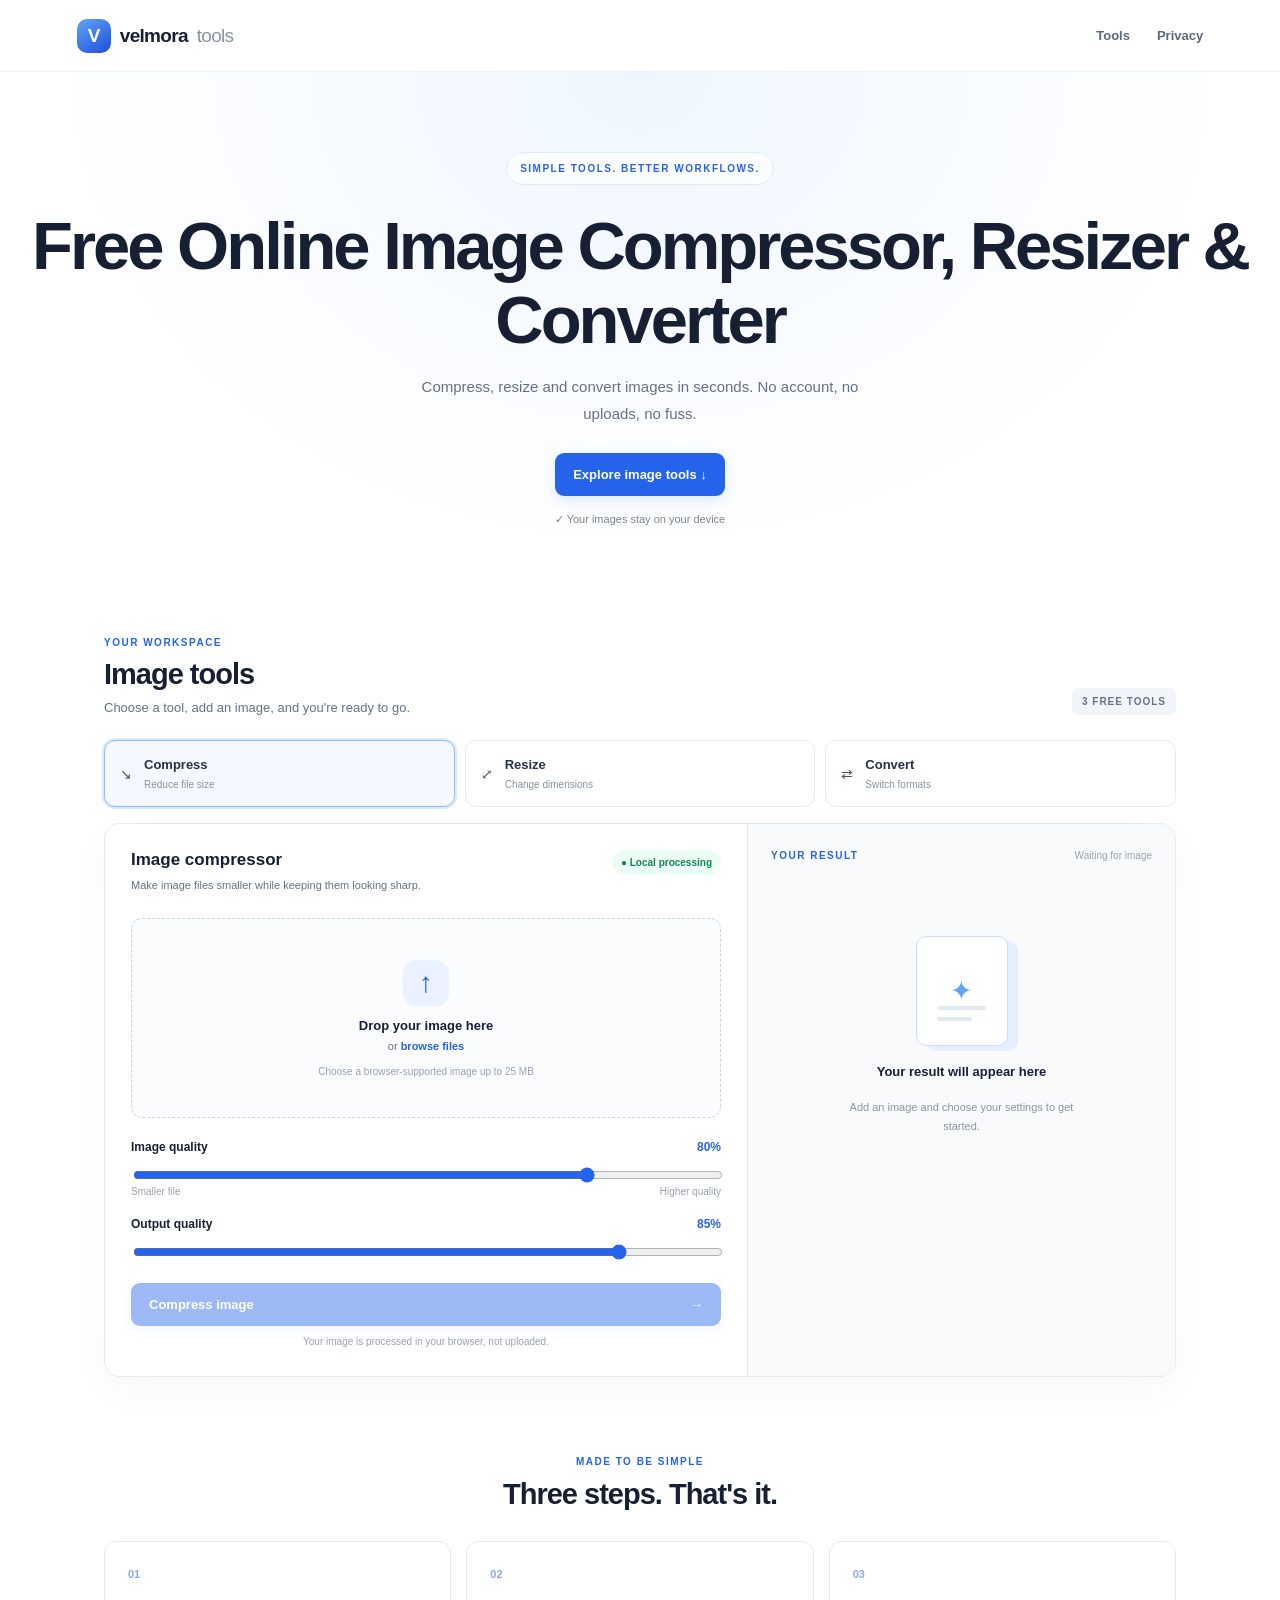
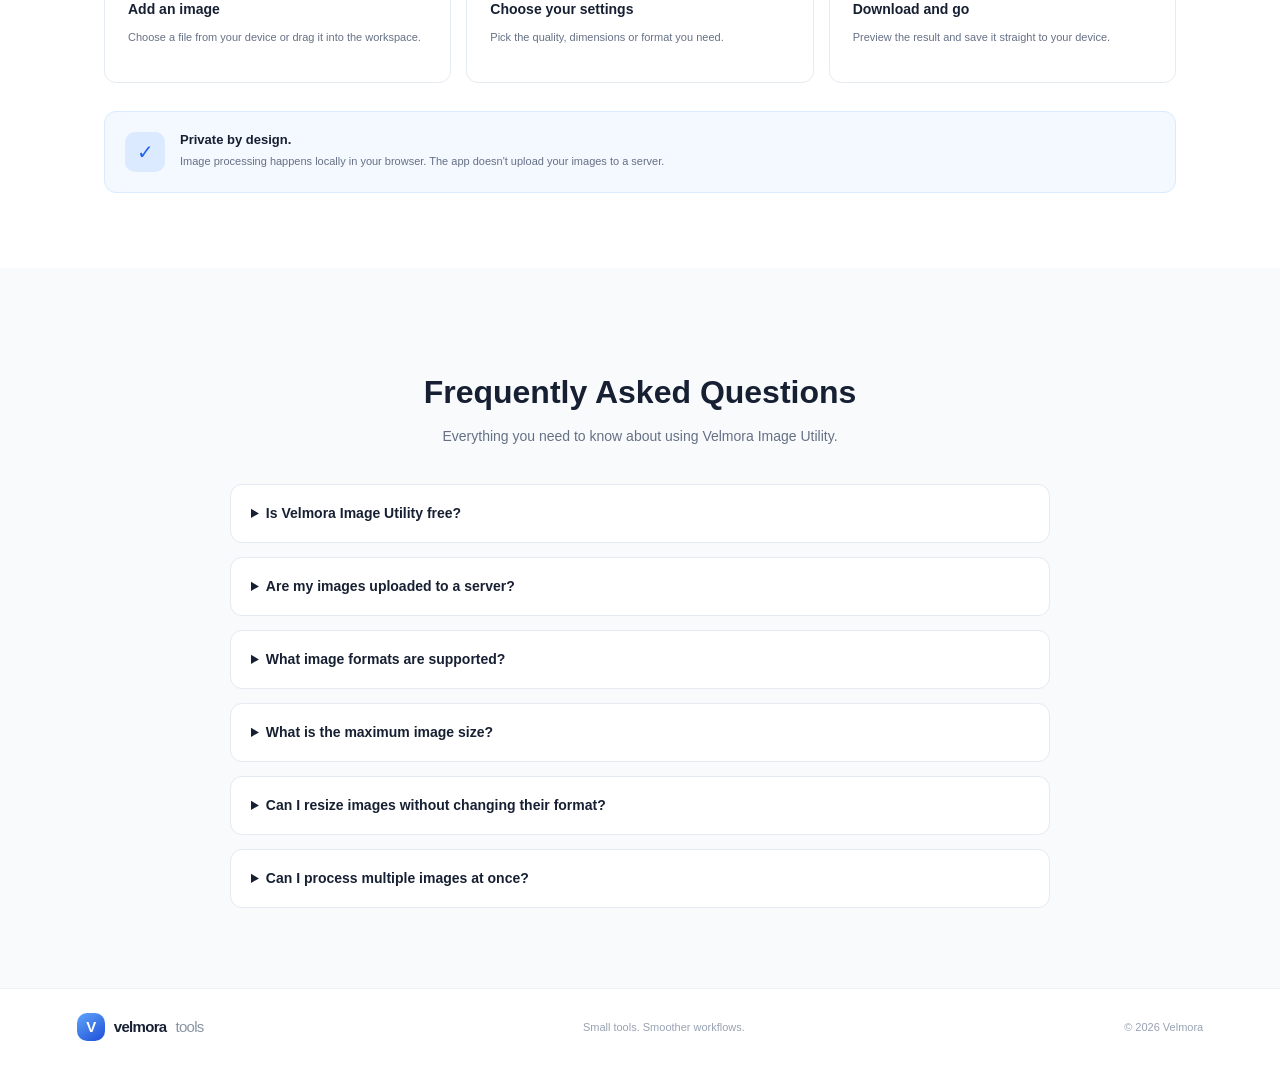
<file: index.html>
<!DOCTYPE html>
<html lang="en">

<head>
  <meta charset="UTF-8">
  <meta name="viewport" content="width=device-width, initial-scale=1">
  <meta name="theme-color" content="#2563eb">

  <title>Free Online Image Compressor, Resizer & Converter | Velmora</title>

  <meta name="description" content="Compress images, resize photos, and convert image formats online for free. Process images privately in your browser without uploading them.">
  <meta name="google-site-verification" content="sod6nLJSfqBMqs_SpJm3IS4MJi5MIHDTbhIAiJ_wtAE">

  <link rel="canonical" href="https://velmora-image-utility.testiunn6.workers.dev/">
  <link rel="stylesheet" href="styles.css">
  <link rel="icon" type="image/jpeg" href="favicon.jpg">

  <meta property="og:type" content="website">
  <meta property="og:site_name" content="Velmora">
  <meta property="og:title" content="Free Online Image Compressor, Resizer & Converter | Velmora">
  <meta property="og:description" content="Compress, resize and convert images online for free. Private, browser-based image processing.">
  <meta property="og:url" content="https://velmora-image-utility.testiunn6.workers.dev/">

  <meta name="twitter:card" content="summary">
  <meta name="twitter:title" content="Free Online Image Compressor, Resizer & Converter | Velmora">
  <meta name="twitter:description" content="Compress, resize and convert images privately in your browser for free.">
<meta property="og:image" content="https://velmora-image-utility.testiunn6.workers.dev/og-image.png">
<meta name="twitter:image" content="https://velmora-image-utility.testiunn6.workers.dev/og-image.png">

  <script src="app.js" defer></script>
  
  <script type="application/ld+json">
{
  "@context": "https://schema.org",
  "@type": "WebPage",
  "name": "Velmora Image Utility",
  "mainEntity": {
    "@type": "FAQPage",
    "mainEntity": [
      {
        "@type": "Question",
        "name": "Is Velmora Image Utility free?",
        "acceptedAnswer": {
          "@type": "Answer",
          "text": "Yes. You can compress, resize, and convert images online for free."
        }
      },
      {
        "@type": "Question",
        "name": "Are my images uploaded to a server?",
        "acceptedAnswer": {
          "@type": "Answer",
          "text": "No. Image processing happens directly in your browser. Your images are not uploaded to our servers."
        }
      },
      {
        "@type": "Question",
        "name": "What image formats are supported?",
        "acceptedAnswer": {
          "@type": "Answer",
          "text": "You can convert images to WebP, JPEG, and PNG formats. Compression produces WebP images."
        }
      },
      {
        "@type": "Question",
        "name": "What is the maximum image size?",
        "acceptedAnswer": {
          "@type": "Answer",
          "text": "The maximum supported input file size is 25 MB."
        }
      },
      {
        "@type": "Question",
        "name": "Can I resize images without changing their format?",
        "acceptedAnswer": {
          "@type": "Answer",
          "text": "Yes. Resizing preserves the original format when the input is JPEG, PNG, or WebP."
        }
      },
      {
        "@type": "Question",
        "name": "Can I process multiple images at once?",
        "acceptedAnswer": {
          "@type": "Answer",
          "text": "Currently, Velmora Image Utility processes one image at a time."
        }
      }
    ]
  }
}
</script>
</head>
<body>
  <header class="navbar">
    <a class="brand" href="#">
      <span class="brand-icon">V</span>
      velmora <span class="muted">tools</span>
    </a>
    <nav>
      <a href="#tools">Tools</a>
      <a href="#privacy">Privacy</a>
    </nav>
  </header>

  <main>
    <section class="hero">
      <span class="eyebrow">SIMPLE TOOLS. BETTER WORKFLOWS.</span>
<h1>Free Online Image Compressor, Resizer &amp; Converter</h1>      <p>Compress, resize and convert images in seconds. No account, no uploads, no fuss.</p>
      <a class="button" href="#tools">Explore image tools ↓</a>
      <div class="privacy-note">✓ Your images stay on your device</div>
    </section>

    <section class="tools section" id="tools">
      <div class="section-heading">
        <div>
          <span class="eyebrow">YOUR WORKSPACE</span>
          <h2>Image tools</h2>
          <p>Choose a tool, add an image, and you're ready to go.</p>
        </div>
        <span class="free-tag">3 FREE TOOLS</span>
      </div>

      <div class="tabs" role="tablist" aria-label="Image tools">
        <button class="tab active" data-tool="compress" role="tab"
          aria-selected="true">↘ <span>Compress<small>Reduce file size</small></span></button>
        <button class="tab" data-tool="resize" role="tab"
          aria-selected="false">⤢ <span>Resize<small>Change dimensions</small></span></button>
        <button class="tab" data-tool="convert" role="tab"
          aria-selected="false">⇄ <span>Convert<small>Switch formats</small></span></button>
      </div>

      <div class="workspace">
        <section class="editor">
          <div class="editor-heading">
            <div>
              <h3 id="tool-title">Image compressor</h3>
              <p id="tool-description">Make image files smaller while keeping them looking sharp.</p>
            </div>
            <span class="local-tag">● Local processing</span>
          </div>

          <input id="file-input" type="file" accept="image/*" hidden>

          <div class="drop-zone" id="drop-zone" role="button" tabindex="0"
            aria-label="Choose or drop an image">
            <div class="upload-icon">↑</div>
            <h3>Drop your image here</h3>
            <p>or <button type="button" id="browse" class="text-link">browse files</button></p>
            <small>Choose a browser-supported image up to 25 MB</small>
          </div>

          <div class="selected-file hidden" id="selected-file">
            <img id="source-preview" alt="Selected image">
            <div class="file-info">
              <strong id="source-name"></strong>
              <p id="source-meta"></p>
              <span class="local-tag">● Image ready</span>
            </div>
            <button id="remove-file" class="remove-button" type="button">Remove</button>
          </div>

          <div class="settings">
            <div id="compress-options" class="option">
              <div class="label-row">
                <label for="compress-quality">Image quality</label>
                <strong><span id="compress-value">80</span>%</strong>
              </div>
              <input id="compress-quality" type="range" min="10" max="100" value="80">
              <div class="range-labels"><span>Smaller file</span><span>Higher quality</span></div>
            </div>

            <div id="resize-options" class="option hidden">
              <div class="dimension-fields">
                <label>Width (px)
                  <input id="width" type="number" min="1" max="12000" placeholder="Width">
                </label>
                <span>×</span>
                <label>Height (px)
                  <input id="height" type="number" min="1" max="12000" placeholder="Height">
                </label>
              </div>
              <label class="check-row">
                <input id="keep-ratio" type="checkbox" checked>
                Keep aspect ratio
              </label>
            </div>

            <div id="convert-options" class="option hidden">
              <label for="format">Output format</label>
              <select id="format">
                <option value="image/webp">WebP</option>
                <option value="image/jpeg">JPEG</option>
                <option value="image/png">PNG</option>
              </select>
              <p class="hint">JPEG doesn't support transparency; transparent areas become white.</p>
            </div>

            <div id="output-quality-option" class="option">
              <div class="label-row">
                <label for="output-quality">Output quality</label>
                <strong><span id="output-value">85</span>%</strong>
              </div>
              <input id="output-quality" type="range" min="10" max="100" value="85">
            </div>

            <p class="error hidden" id="error" role="alert"></p>
            <button id="process" class="button process-button" disabled>
              <span id="process-label">Compress image</span><span>→</span>
            </button>
            <p class="hint center">Your image is processed in your browser, not uploaded.</p>
          </div>
        </section>

        <aside class="result">
          <div class="result-heading">
            <span class="eyebrow">YOUR RESULT</span>
            <span id="result-status">Waiting for image</span>
          </div>

          <div id="empty-result" class="empty-result">
            <div class="empty-art"><span>✦</span><i></i><b></b></div>
            <h3>Your result will appear here</h3>
            <p>Add an image and choose your settings to get started.</p>
          </div>

          <div id="result-content" class="hidden">
            <div class="result-image"><img id="result-preview" alt="Processed image preview"></div>
            <strong id="result-name" class="result-name"></strong>
            <div class="stats">
              <div><span>Original size</span><strong id="original-size">—</strong></div>
              <div><span>New size</span><strong id="new-size">—</strong></div>
              <div><span>Dimensions</span><strong id="dimensions">—</strong></div>
            </div>
            <div class="saving"><span>File size change</span><strong id="saving-value">—</strong></div>
            <a id="download" class="button download-button" href="#">Download image ↓</a>
          </div>
        </aside>
      </div>
    </section>

    <section class="how section" id="privacy">
      <span class="eyebrow">MADE TO BE SIMPLE</span>
      <h2>Three steps. That's it.</h2>
      <div class="steps">
        <article><span>01</span><h3>Add an image</h3><p>Choose a file from your device or drag it into the workspace.</p></article>
        <article><span>02</span><h3>Choose your settings</h3><p>Pick the quality, dimensions or format you need.</p></article>
        <article><span>03</span><h3>Download and go</h3><p>Preview the result and save it straight to your device.</p></article>
      </div>
      <div class="privacy-banner">
        <span class="privacy-shield">✓</span>
        <div><h3>Private by design.</h3><p>Image processing happens locally in your browser. The app doesn't upload your images to a server.</p></div>
      </div>
    </section>
  </main>

  <section class="faq" id="faq">
  <div class="faq-inner">
    <h2>Frequently Asked Questions</h2>
    <p class="faq-subtitle">
      Everything you need to know about using Velmora Image Utility.
    </p>

    <div class="faq-list">
      <details class="faq-item">
        <summary>Is Velmora Image Utility free?</summary>
        <p>
          Yes. You can compress, resize, and convert images online for free.
        </p>
      </details>

      <details class="faq-item">
        <summary>Are my images uploaded to a server?</summary>
        <p>
          No. Image processing happens directly in your browser.
          Your images are not uploaded to our servers.
        </p>
      </details>

      <details class="faq-item">
        <summary>What image formats are supported?</summary>
        <p>
          You can convert images to WebP, JPEG, and PNG formats.
          Compression produces WebP images.
        </p>
      </details>

      <details class="faq-item">
        <summary>What is the maximum image size?</summary>
        <p>
          The maximum supported input file size is 25 MB.
        </p>
      </details>

      <details class="faq-item">
        <summary>Can I resize images without changing their format?</summary>
        <p>
          Yes. Resizing preserves the original format when the input
          is JPEG, PNG, or WebP.
        </p>
      </details>

      <details class="faq-item">
        <summary>Can I process multiple images at once?</summary>
        <p>
          Currently, Velmora Image Utility processes one image at a time.
        </p>
      </details>
    </div>
  </div>
</section>

  <footer>
    <a class="brand" href="#"><span class="brand-icon">V</span> velmora <span class="muted">tools</span></a>
    <span>Small tools. Smoother workflows.</span>
    <span>© <span id="year"></span> Velmora</span>
  </footer>
  <div id="toast" class="toast hidden" role="status"></div>
</body>
</html>
</file>
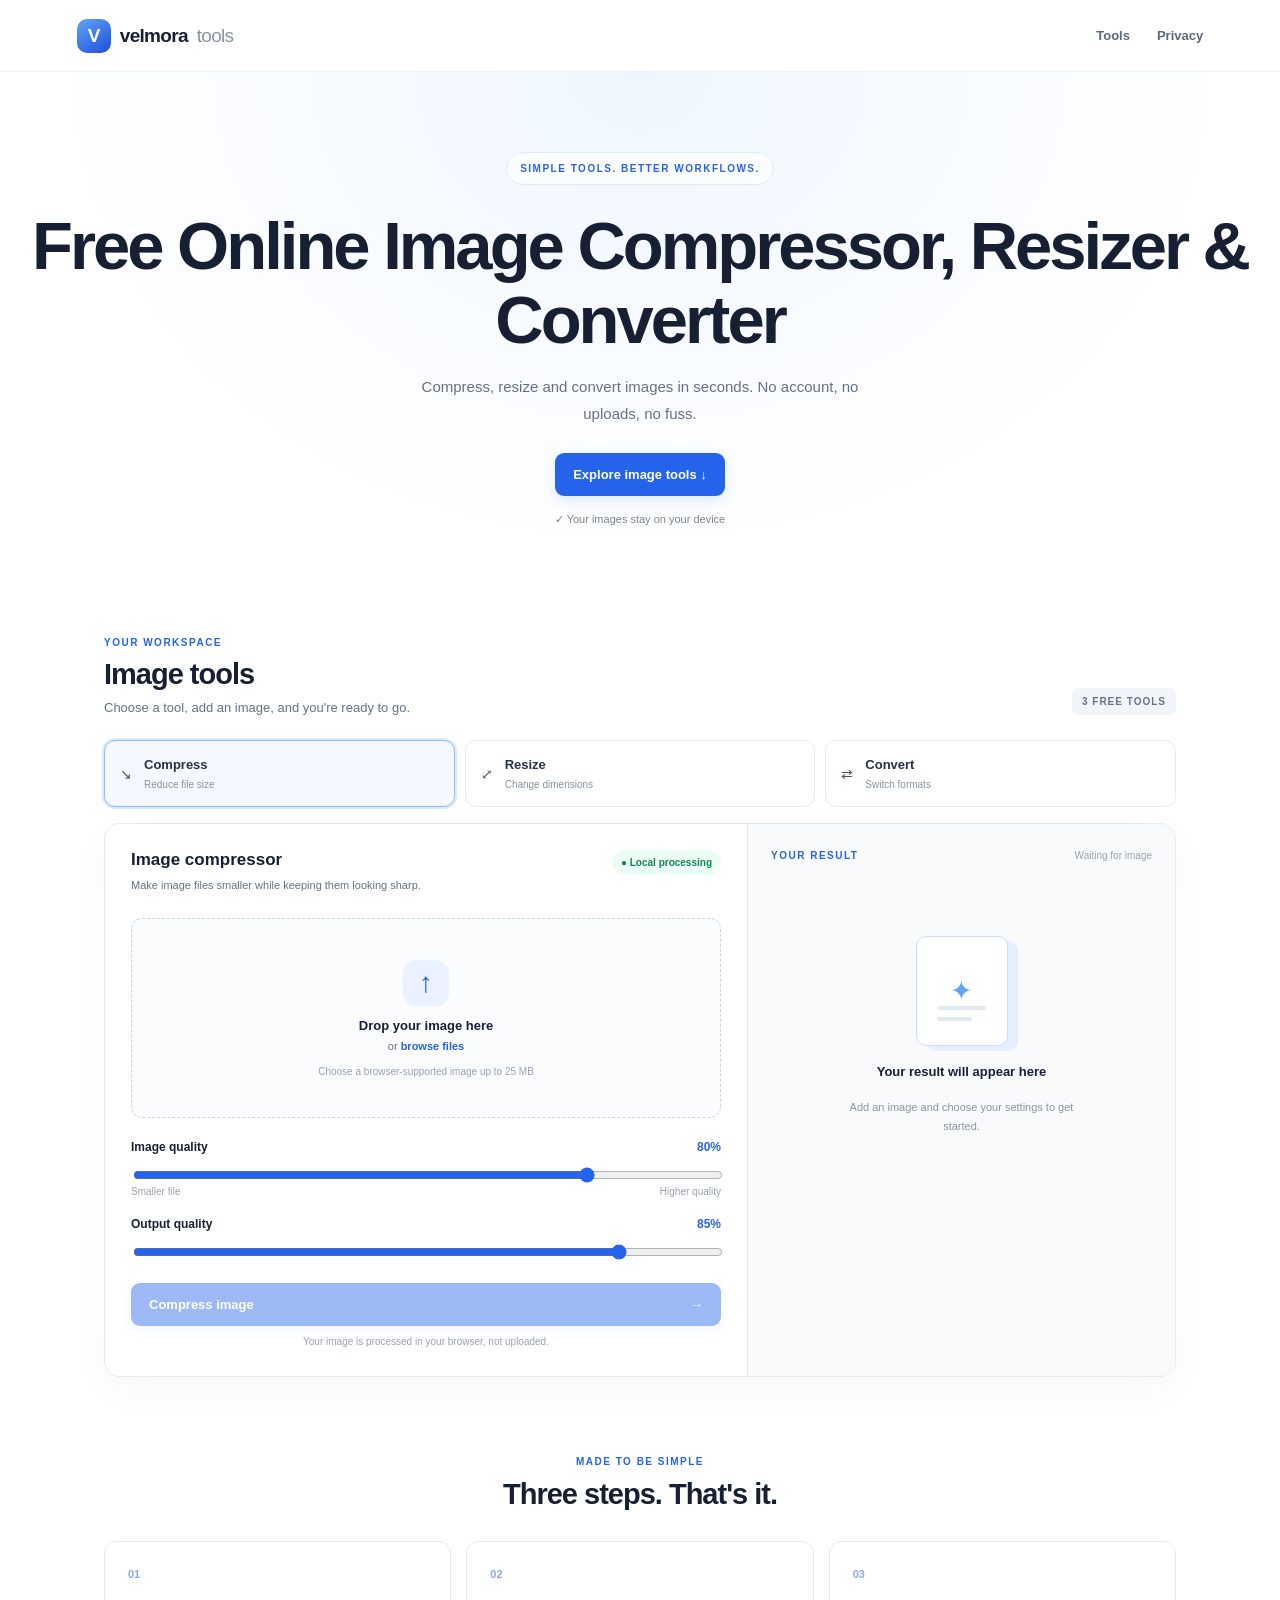
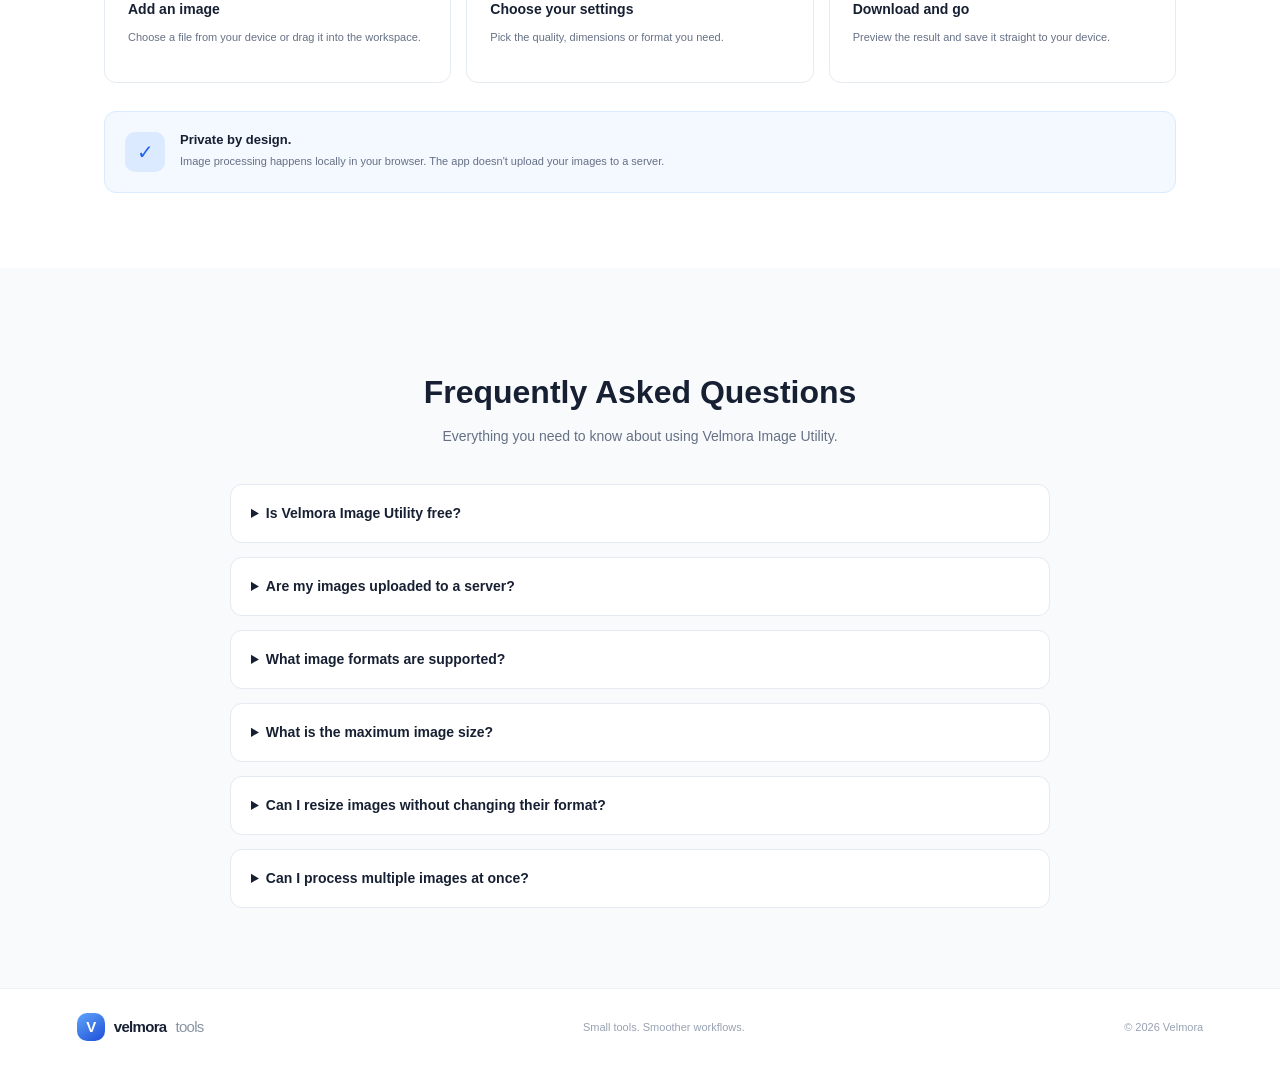
<file: public/index.html>
<!DOCTYPE html>
<html lang="en">

<head>
  <meta charset="UTF-8">
  <meta name="viewport" content="width=device-width, initial-scale=1">
  <meta name="theme-color" content="#2563eb">

  <title>Free Online Image Compressor, Resizer & Converter | Velmora</title>

  <meta name="description" content="Compress images, resize photos, and convert image formats online for free. Process images privately in your browser without uploading them.">
  <meta name="google-site-verification" content="sod6nLJSfqBMqs_SpJm3IS4MJi5MIHDTbhIAiJ_wtAE">

  <link rel="canonical" href="https://velmora-image-utility.velmora-creative.workers.dev/">
  <link rel="stylesheet" href="styles.css">
  <link rel="icon" type="image/jpeg" href="favicon.jpg">

  <meta property="og:type" content="website">
  <meta property="og:site_name" content="Velmora">
  <meta property="og:title" content="Free Online Image Compressor, Resizer & Converter | Velmora">
  <meta property="og:description" content="Compress, resize and convert images online for free. Private, browser-based image processing.">
  <meta property="og:url" content="https://velmora-image-utility.velmora-creative.workers.dev/">

  <meta name="twitter:card" content="summary">
  <meta name="twitter:title" content="Free Online Image Compressor, Resizer & Converter | Velmora">
  <meta name="twitter:description" content="Compress, resize and convert images privately in your browser for free.">
  <meta property="og:image" content="https://velmora-image-utility.velmora-creative.workers.dev/og-image.png">
  <meta name="twitter:image" content="https://velmora-image-utility.velmora-creative.workers.dev/og-image.png">

  <script src="app.js" defer></script>

  <script type="application/ld+json">
  {
    "@context": "https://schema.org",
    "@type": "WebPage",
    "name": "Velmora Image Utility",
    "mainEntity": {
      "@type": "FAQPage",
      "mainEntity": [
        {
          "@type": "Question",
          "name": "Is Velmora Image Utility free?",
          "acceptedAnswer": {
            "@type": "Answer",
            "text": "Yes. You can compress, resize, and convert images online for free."
          }
        },
        {
          "@type": "Question",
          "name": "Are my images uploaded to a server?",
          "acceptedAnswer": {
            "@type": "Answer",
            "text": "No. Image processing happens directly in your browser. Your images are not uploaded to our servers."
          }
        },
        {
          "@type": "Question",
          "name": "What image formats are supported?",
          "acceptedAnswer": {
            "@type": "Answer",
            "text": "You can convert images to WebP, JPEG, and PNG formats. Compression produces WebP images."
          }
        },
        {
          "@type": "Question",
          "name": "What is the maximum image size?",
          "acceptedAnswer": {
            "@type": "Answer",
            "text": "The maximum supported input file size is 25 MB."
          }
        },
        {
          "@type": "Question",
          "name": "Can I resize images without changing their format?",
          "acceptedAnswer": {
            "@type": "Answer",
            "text": "Yes. Resizing preserves the original format when the input is JPEG, PNG, or WebP."
          }
        },
        {
          "@type": "Question",
          "name": "Can I process multiple images at once?",
          "acceptedAnswer": {
            "@type": "Answer",
            "text": "Currently, Velmora Image Utility processes one image at a time."
          }
        }
      ]
    }
  }
  </script>
</head>

<body>
  <header class="navbar">
    <a class="brand" href="#">
      <span class="brand-icon">V</span>
      velmora <span class="muted">tools</span>
    </a>
    <nav>
      <a href="#tools">Tools</a>
      <a href="#privacy">Privacy</a>
    </nav>
  </header>

  <main>
    <section class="hero">
      <span class="eyebrow">SIMPLE TOOLS. BETTER WORKFLOWS.</span>
      <h1>Free Online Image Compressor, Resizer &amp; Converter</h1>
      <p>Compress, resize and convert images in seconds. No account, no uploads, no fuss.</p>
      <a class="button" href="#tools">Explore image tools ↓</a>
      <div class="privacy-note">✓ Your images stay on your device</div>
    </section>

    <section class="tools section" id="tools">
      <div class="section-heading">
        <div>
          <span class="eyebrow">YOUR WORKSPACE</span>
          <h2>Image tools</h2>
          <p>Choose a tool, add an image, and you're ready to go.</p>
        </div>
        <span class="free-tag">3 FREE TOOLS</span>
      </div>

      <div class="tabs" role="tablist" aria-label="Image tools">
        <button class="tab active" data-tool="compress" role="tab"
          aria-selected="true">↘ <span>Compress<small>Reduce file size</small></span></button>
        <button class="tab" data-tool="resize" role="tab"
          aria-selected="false">⤢ <span>Resize<small>Change dimensions</small></span></button>
        <button class="tab" data-tool="convert" role="tab"
          aria-selected="false">⇄ <span>Convert<small>Switch formats</small></span></button>
      </div>

      <div class="workspace">
        <section class="editor">
          <div class="editor-heading">
            <div>
              <h3 id="tool-title">Image compressor</h3>
              <p id="tool-description">Make image files smaller while keeping them looking sharp.</p>
            </div>
            <span class="local-tag">● Local processing</span>
          </div>

          <input id="file-input" type="file" accept="image/*" hidden>

          <div class="drop-zone" id="drop-zone" role="button" tabindex="0"
            aria-label="Choose or drop an image">
            <div class="upload-icon">↑</div>
            <h3>Drop your image here</h3>
            <p>or <button type="button" id="browse" class="text-link">browse files</button></p>
            <small>Choose a browser-supported image up to 25 MB</small>
          </div>

          <div class="selected-file hidden" id="selected-file">
            <img id="source-preview" alt="Selected image">
            <div class="file-info">
              <strong id="source-name"></strong>
              <p id="source-meta"></p>
              <span class="local-tag">● Image ready</span>
            </div>
            <button id="remove-file" class="remove-button" type="button">Remove</button>
          </div>

          <div class="settings">
            <div id="compress-options" class="option">
              <div class="label-row">
                <label for="compress-quality">Image quality</label>
                <strong><span id="compress-value">80</span>%</strong>
              </div>
              <input id="compress-quality" type="range" min="10" max="100" value="80">
              <div class="range-labels"><span>Smaller file</span><span>Higher quality</span></div>
            </div>

            <div id="resize-options" class="option hidden">
              <div class="dimension-fields">
                <label>Width (px)
                  <input id="width" type="number" min="1" max="12000" placeholder="Width">
                </label>
                <span>×</span>
                <label>Height (px)
                  <input id="height" type="number" min="1" max="12000" placeholder="Height">
                </label>
              </div>
              <label class="check-row">
                <input id="keep-ratio" type="checkbox" checked>
                Keep aspect ratio
              </label>
            </div>

            <div id="convert-options" class="option hidden">
              <label for="format">Output format</label>
              <select id="format">
                <option value="image/webp">WebP</option>
                <option value="image/jpeg">JPEG</option>
                <option value="image/png">PNG</option>
              </select>
              <p class="hint">JPEG doesn't support transparency; transparent areas become white.</p>
            </div>

            <div id="output-quality-option" class="option">
              <div class="label-row">
                <label for="output-quality">Output quality</label>
                <strong><span id="output-value">85</span>%</strong>
              </div>
              <input id="output-quality" type="range" min="10" max="100" value="85">
            </div>

            <p class="error hidden" id="error" role="alert"></p>
            <button id="process" class="button process-button" disabled>
              <span id="process-label">Compress image</span><span>→</span>
            </button>
            <p class="hint center">Your image is processed in your browser, not uploaded.</p>
          </div>
        </section>

        <aside class="result">
          <div class="result-heading">
            <span class="eyebrow">YOUR RESULT</span>
            <span id="result-status">Waiting for image</span>
          </div>

          <div id="empty-result" class="empty-result">
            <div class="empty-art"><span>✦</span><i></i><b></b></div>
            <h3>Your result will appear here</h3>
            <p>Add an image and choose your settings to get started.</p>
          </div>

          <div id="result-content" class="hidden">
            <div class="result-image"><img id="result-preview" alt="Processed image preview"></div>
            <strong id="result-name" class="result-name"></strong>
            <div class="stats">
              <div><span>Original size</span><strong id="original-size">—</strong></div>
              <div><span>New size</span><strong id="new-size">—</strong></div>
              <div><span>Dimensions</span><strong id="dimensions">—</strong></div>
            </div>
            <div class="saving"><span>File size change</span><strong id="saving-value">—</strong></div>
            <a id="download" class="button download-button" href="#">Download image ↓</a>
          </div>
        </aside>
      </div>
    </section>

    <section class="how section" id="privacy">
      <span class="eyebrow">MADE TO BE SIMPLE</span>
      <h2>Three steps. That's it.</h2>
      <div class="steps">
        <article><span>01</span><h3>Add an image</h3><p>Choose a file from your device or drag it into the workspace.</p></article>
        <article><span>02</span><h3>Choose your settings</h3><p>Pick the quality, dimensions or format you need.</p></article>
        <article><span>03</span><h3>Download and go</h3><p>Preview the result and save it straight to your device.</p></article>
      </div>
      <div class="privacy-banner">
        <span class="privacy-shield">✓</span>
        <div><h3>Private by design.</h3><p>Image processing happens locally in your browser. The app doesn't upload your images to a server.</p></div>
      </div>
    </section>
  </main>

  <section class="faq" id="faq">
    <div class="faq-inner">
      <h2>Frequently Asked Questions</h2>
      <p class="faq-subtitle">
        Everything you need to know about using Velmora Image Utility.
      </p>

      <div class="faq-list">
        <details class="faq-item">
          <summary>Is Velmora Image Utility free?</summary>
          <p>
            Yes. You can compress, resize, and convert images online for free.
          </p>
        </details>

        <details class="faq-item">
          <summary>Are my images uploaded to a server?</summary>
          <p>
            No. Image processing happens directly in your browser.
            Your images are not uploaded to our servers.
          </p>
        </details>

        <details class="faq-item">
          <summary>What image formats are supported?</summary>
          <p>
            You can convert images to WebP, JPEG, and PNG formats.
            Compression produces WebP images.
          </p>
        </details>

        <details class="faq-item">
          <summary>What is the maximum image size?</summary>
          <p>
            The maximum supported input file size is 25 MB.
          </p>
        </details>

        <details class="faq-item">
          <summary>Can I resize images without changing their format?</summary>
          <p>
            Yes. Resizing preserves the original format when the input
            is JPEG, PNG, or WebP.
          </p>
        </details>

        <details class="faq-item">
          <summary>Can I process multiple images at once?</summary>
          <p>
            Currently, Velmora Image Utility processes one image at a time.
          </p>
        </details>
      </div>
    </div>
  </section>

  <footer>
    <a class="brand" href="#"><span class="brand-icon">V</span> velmora <span class="muted">tools</span></a>
    <span>Small tools. Smoother workflows.</span>
    <span>© <span id="year"></span> Velmora</span>
  </footer>
  <div id="toast" class="toast hidden" role="status"></div>
</body>
</html>
</file>
<file: styles.css>
:root {
  --blue: #2563eb;
  --blue-dark: #1d4ed8;
  --pale: #eff6ff;
  --ink: #172033;
  --muted: #667085;
  --line: #e5eaf1;
  --surface: #f8fafc;
  --green: #168653;
}

* { box-sizing: border-box; }

html {
  scroll-behavior: smooth;
  scroll-padding-top: 90px;
}

body {
  margin: 0;
  color: var(--ink);
  background: #fff;
  font-family: Inter, "Segoe UI", Arial, sans-serif;
  font-size: 14px;
}

button, input, select { font: inherit; }
button, a { -webkit-tap-highlight-color: transparent; }
a { color: inherit; text-decoration: none; }
button { cursor: pointer; }

.navbar {
  height: 72px;
  padding: 0 6%;
  display: flex;
  align-items: center;
  justify-content: space-between;
  border-bottom: 1px solid #f0f2f6;
  background: #ffffffee;
  position: sticky;
  top: 0;
  z-index: 10;
  backdrop-filter: blur(12px);
}

.brand {
  display: inline-flex;
  align-items: center;
  gap: 9px;
  font-size: 19px;
  font-weight: 800;
  letter-spacing: -0.7px;
}

.brand-icon {
  display: grid;
  place-items: center;
  width: 34px;
  height: 34px;
  color: white;
  background: linear-gradient(145deg, #60a5fa, #1d4ed8);
  border-radius: 10px;
}

.muted { color: #8993a3; font-weight: 500; }
nav { display: flex; align-items: center; gap: 27px; }
nav a { color: #5e687b; font-size: 13px; font-weight: 600; }
nav a:hover { color: var(--blue); }

.hero {
  text-align: center;
  padding: 80px 20px 72px;
  background: radial-gradient(ellipse at 50% 0, #eff6ff, transparent 68%);
}

.eyebrow {
  color: var(--blue);
  font-size: 10px;
  font-weight: 800;
  letter-spacing: 1.5px;
}

.hero > .eyebrow {
  display: inline-block;
  padding: 10px 13px;
  border: 1px solid #dbeafe;
  background: #ffffffc9;
  border-radius: 30px;
}

.hero h1 {
  margin: 24px 0 17px;
  font-size: clamp(42px, 6vw, 67px);
  line-height: 1.1;
  letter-spacing: -3px;
}

.hero h1 span { color: var(--blue); }

.hero > p {
  max-width: 490px;
  margin: auto;
  color: var(--muted);
  font-size: 15px;
  line-height: 1.8;
}

.button {
  display: inline-flex;
  justify-content: center;
  align-items: center;
  gap: 18px;
  padding: 14px 18px;
  border: 0;
  border-radius: 9px;
  color: white;
  background: var(--blue);
  font-size: 13px;
  font-weight: 700;
  transition: .2s;
  box-shadow: 0 5px 14px #2563eb20;
}

.button:hover { background: var(--blue-dark); transform: translateY(-1px); }
.button:disabled { opacity: .45; cursor: not-allowed; transform: none; }
.hero .button { margin-top: 26px; }

.privacy-note {
  margin-top: 17px;
  color: #7b8494;
  font-size: 11px;
}

.section { max-width: 1120px; margin: auto; padding: 35px 24px 75px; }

.section-heading {
  display: flex;
  align-items: end;
  justify-content: space-between;
  margin-bottom: 25px;
}

.section-heading h2, .how h2 {
  margin: 9px 0;
  font-size: 29px;
  letter-spacing: -1px;
}

.section-heading p { margin: 0; color: var(--muted); font-size: 13px; }

.free-tag {
  padding: 8px 10px;
  background: #f1f5f9;
  color: #64748b;
  font-size: 10px;
  font-weight: 800;
  letter-spacing: 1px;
  border-radius: 7px;
}

.tabs {
  display: grid;
  grid-template-columns: repeat(3, 1fr);
  gap: 10px;
  margin-bottom: 16px;
}

.tab {
  display: flex;
  align-items: center;
  gap: 12px;
  text-align: left;
  padding: 15px;
  border: 1px solid var(--line);
  border-radius: 11px;
  color: #475467;
  background: white;
}

.tab.active {
  border-color: #93baff;
  background: #f4f8ff;
  box-shadow: 0 0 0 2px #dbeafe;
}

.tab > span:first-child { font-size: 22px; color: var(--blue); }
.tab span strong, .tab small { display: block; }
.tab strong { font-size: 13px; color: #273247; }
.tab small { margin-top: 4px; color: #8992a2; font-size: 10px; }

.workspace {
  display: grid;
  grid-template-columns: 1.2fr .8fr;
  border: 1px solid var(--line);
  border-radius: 15px;
  overflow: hidden;
  box-shadow: 0 12px 40px #17203308;
}

.editor { padding: 26px; min-width: 0; }

.editor-heading {
  display: flex;
  align-items: start;
  justify-content: space-between;
  gap: 12px;
  margin-bottom: 23px;
}

.editor-heading h3 { margin: 0 0 7px; font-size: 17px; }
.editor-heading p { margin: 0; color: var(--muted); font-size: 11px; line-height: 1.6; }

.local-tag {
  white-space: nowrap;
  padding: 7px 9px;
  border-radius: 30px;
  background: #ecfdf5;
  color: var(--green);
  font-size: 10px;
  font-weight: 700;
}

.drop-zone {
  min-height: 200px;
  padding: 24px 12px;
  border: 1.5px dashed #cbd5e1;
  border-radius: 11px;
  background: #fbfcfe;
  display: flex;
  flex-direction: column;
  align-items: center;
  justify-content: center;
  text-align: center;
  cursor: pointer;
  outline: none;
  transition: .2s;
}

.drop-zone:hover, .drop-zone:focus, .drop-zone.dragover {
  border-color: #60a5fa;
  background: #f4f8ff;
}

.upload-icon {
  display: grid;
  place-items: center;
  width: 46px;
  height: 46px;
  margin-bottom: 12px;
  border-radius: 13px;
  background: #eaf2ff;
  color: var(--blue);
  font-size: 28px;
}

.drop-zone h3 { margin: 0 0 7px; font-size: 13px; }
.drop-zone p { margin: 0; color: var(--muted); font-size: 11px; }
.drop-zone small { margin-top: 14px; color: #98a2b3; font-size: 10px; }

.text-link {
  padding: 0;
  border: 0;
  color: var(--blue);
  background: none;
  font-weight: 700;
}

.selected-file {
  display: flex;
  align-items: center;
  gap: 12px;
  padding: 12px;
  margin-top: 13px;
  border: 1px solid var(--line);
  border-radius: 10px;
}

.selected-file img {
  width: 60px;
  height: 60px;
  object-fit: contain;
  border-radius: 7px;
  background: #f1f5f9;
}

.file-info { flex: 1; min-width: 0; }
.file-info strong { display: block; overflow-wrap: anywhere; font-size: 12px; }
.file-info p { color: var(--muted); font-size: 10px; }
.remove-button { border: 0; background: none; color: #dc4444; font-size: 11px; }

.settings { padding-top: 22px; }
.option { margin-bottom: 20px; }
.option > label { display: block; margin-bottom: 9px; font-size: 12px; font-weight: 700; }

.label-row { display: flex; justify-content: space-between; margin-bottom: 11px; }
.label-row label { font-size: 12px; font-weight: 700; }
.label-row strong { color: var(--blue); font-size: 12px; }

input[type="range"] { width: 100%; accent-color: var(--blue); }
.range-labels { display: flex; justify-content: space-between; color: #98a2b3; font-size: 10px; }

.dimension-fields { display: grid; grid-template-columns: 1fr 15px 1fr; gap: 10px; align-items: end; }
.dimension-fields label { display: grid; gap: 8px; font-size: 12px; font-weight: 700; }
.dimension-fields > span { text-align: center; padding-bottom: 10px; color: #98a2b3; }

.dimension-fields input, select {
  width: 100%;
  padding: 11px;
  border: 1px solid #dce2eb;
  border-radius: 8px;
  background: white;
  color: var(--ink);
  outline: none;
}

.dimension-fields input:focus, select:focus {
  border-color: #7daeff;
  box-shadow: 0 0 0 3px #dbeafe;
}

.check-row { display: flex; align-items: center; gap: 8px; margin-top: 13px; color: var(--muted); font-size: 11px; }
.check-row input { accent-color: var(--blue); }

.hint { margin: 8px 0 0; color: #98a2b3; font-size: 10px; line-height: 1.6; }
.center { text-align: center; }

.process-button { width: 100%; justify-content: space-between; }
.error { padding: 10px; border-radius: 8px; background: #fff1f2; color: #be123c; font-size: 11px; }

.result {
  padding: 26px 23px;
  background: #f8fafc;
  border-left: 1px solid var(--line);
  min-width: 0;
}

.result-heading { display: flex; align-items: center; justify-content: space-between; gap: 8px; }
.result-heading > span:last-child { color: #98a2b3; font-size: 10px; }

.empty-result {
  min-height: 360px;
  display: flex;
  flex-direction: column;
  align-items: center;
  justify-content: center;
  text-align: center;
}

.empty-art {
  width: 92px;
  height: 110px;
  position: relative;
  display: grid;
  place-items: center;
  margin-bottom: 18px;
  border: 1px solid #c8dcff;
  border-radius: 10px;
  background: white;
  box-shadow: 10px 5px 0 #e4eeff;
  color: #60a5fa;
  font-size: 27px;
}

.empty-art i, .empty-art b {
  position: absolute;
  left: 20px;
  height: 4px;
  background: #e2e8f0;
  border-radius: 4px;
}
.empty-art i { width: 49px; top: 69px; }
.empty-art b { width: 35px; top: 80px; }

.empty-result h3 { font-size: 13px; margin: 0 0 8px; }
.empty-result p { max-width: 225px; color: #8993a3; font-size: 11px; line-height: 1.7; }

.result-image {
  display: grid;
  place-items: center;
  height: 180px;
  margin-top: 24px;
  border: 1px solid var(--line);
  border-radius: 10px;
  background-color: white;
  background-image: linear-gradient(45deg,#f1f5f9 25%,transparent 25%),linear-gradient(-45deg,#f1f5f9 25%,transparent 25%),linear-gradient(45deg,transparent 75%,#f1f5f9 75%),linear-gradient(-45deg,transparent 75%,#f1f5f9 75%);
  background-size: 16px 16px;
  background-position: 0 0,0 8px,8px -8px,-8px 0;
  overflow: hidden;
}
.result-image img { max-width: 100%; max-height: 100%; object-fit: contain; }

.result-name { display: block; overflow-wrap: anywhere; font-size: 12px; margin: 13px 0; }
.stats { display: grid; grid-template-columns: 1fr 1fr; gap: 13px; padding: 14px 0; border-block: 1px solid var(--line); }
.stats div:last-child { grid-column: 1/-1; }
.stats span, .saving span { display: block; margin-bottom: 5px; color: #8993a3; font-size: 10px; }
.stats strong { font-size: 12px; }
.saving { display: flex; align-items: center; justify-content: space-between; padding: 14px 0; }
.saving span { margin: 0; }
.saving strong { font-size: 12px; }
.download-button { width: 100%; justify-content: space-between; }

.how { padding-top: 0; text-align: center; }
.how h2 { margin: 10px 0 30px; }
.steps { display: grid; grid-template-columns: repeat(3,1fr); gap: 15px; text-align: left; }
.steps article { padding: 23px; border: 1px solid var(--line); border-radius: 12px; }
.steps article > span { color: #8aa9e5; font-size: 11px; font-weight: 800; }
.steps h3 { margin: 20px 0 8px; font-size: 14px; }
.steps p { color: var(--muted); font-size: 11px; line-height: 1.8; }

.privacy-banner {
  display: flex;
  align-items: center;
  gap: 15px;
  text-align: left;
  margin-top: 28px;
  padding: 20px;
  border: 1px solid #dbeafe;
  border-radius: 12px;
  background: #f4f8ff;
}
.privacy-shield { display: grid; place-items: center; width: 40px; height: 40px; flex: 0 0 40px; background: #dbeafe; color: var(--blue); border-radius: 10px; font-size: 20px; }
.privacy-banner h3 { margin: 0 0 5px; font-size: 13px; }
.privacy-banner p { margin: 0; color: var(--muted); font-size: 11px; line-height: 1.7; }

footer {
  display: flex;
  align-items: center;
  justify-content: space-between;
  gap: 15px;
  padding: 24px 6%;
  border-top: 1px solid #edf0f4;
  color: #98a2b3;
  font-size: 11px;
}
footer .brand { font-size: 15px; color: var(--ink); }
footer .brand-icon { width: 28px; height: 28px; font-size: 15px; }

.toast {
  position: fixed;
  bottom: 20px;
  left: 50%;
  z-index: 20;
  transform: translateX(-50%);
  max-width: calc(100vw - 30px);
  padding: 12px 17px;
  border-radius: 9px;
  color: white;
  background: #172033;
  box-shadow: 0 8px 30px #0002;
  font-size: 12px;
}

.hidden { display: none !important; }

@media (max-width: 800px) {
  .workspace { grid-template-columns: 1fr; }
  .result { border-left: 0; border-top: 1px solid var(--line); }
  .result-content { max-width: 440px; margin: auto; }
  .result-image { margin-top: 22px; }
}

@media (max-width: 560px) {
  .navbar { height: 64px; padding: 0 17px; }
  nav { gap: 15px; }
  nav a { font-size: 12px; }
  .hero { padding: 60px 18px 52px; }
  .hero h1 { letter-spacing: -2px; }
  .hero > p { font-size: 14px; }
  .section { padding: 28px 14px 55px; }
  .section-heading h2, .how h2 { font-size: 25px; }
  .section-subtitle { max-width: 245px; line-height: 1.6; }
  .tabs { gap: 6px; }
  .tab { padding: 11px 8px; flex-direction: column; align-items: flex-start; gap: 7px; }
  .tab strong { font-size: 11px; }
  .tab small { font-size: 9px; }
  .editor { padding: 19px 14px; }
  .editor-heading { flex-direction: column; }
  .steps { grid-template-columns: 1fr; }
  .steps article { padding: 19px; }
  .privacy-banner { padding: 15px; gap: 11px; }
  footer { padding: 20px 17px; flex-wrap: wrap; }
  footer > span:nth-child(2) { order: 3; width: 100%; }
}

@media (prefers-reduced-motion: reduce) {
  *, *::before, *::after { scroll-behavior: auto !important; transition: none !important; }
}

/* Velmora Image Utility — CSS accessibility and selector fixes
   Paste this at the VERY END of styles.css.
   This is an additive patch; it does not replace your existing stylesheet. */

/* The tab label is plain text inside the span, not a <strong> element. */
.tab > span:last-child {
  display: block;
  min-width: 0;
  color: #273247;
  font-size: 13px;
  font-weight: 700;
  line-height: 1.35;
}

.tab > span:last-child small {
  display: block;
  margin-top: 4px;
  color: #8992a2;
  font-size: 10px;
  font-weight: 400;
}

/* Match the actual result-content ID used in index.html. */
@media (max-width: 800px) {
  #result-content {
    max-width: 440px;
    margin-inline: auto;
  }
}

/* Make keyboard focus visible without changing the normal mouse appearance. */
:where(a, button, input, select, .drop-zone, .tab):focus-visible {
  outline: 3px solid #93c5fd;
  outline-offset: 3px;
}

/* Keep focus visible on the upload area against its pale background. */
.drop-zone:focus-visible {
  border-color: #2563eb;
  background: #f4f8ff;
}

/* Respect reduced-motion preferences for hover movement too. */
@media (prefers-reduced-motion: reduce) {
  .button:hover {
    transform: none;
  }
}

/* FAQ Section */
.faq {
  padding: 80px 24px;
  background: var(--surface);
}

.faq-inner {
  max-width: 820px;
  margin: 0 auto;
}

.faq h2 {
  text-align: center;
  font-size: 32px;
  color: var(--ink);
  margin-bottom: 12px;
}

.faq-subtitle {
  text-align: center;
  color: var(--muted);
  margin-bottom: 36px;
  line-height: 1.6;
}

.faq-list {
  display: grid;
  gap: 14px;
}

.faq-item {
  background: white;
  border: 1px solid var(--line);
  border-radius: 12px;
  padding: 18px 20px;
}

.faq-item summary {
  cursor: pointer;
  color: var(--ink);
  font-weight: 600;
  line-height: 1.5;
}

.faq-item p {
  color: var(--muted);
  line-height: 1.7;
  margin: 14px 0 0;
}

.faq-item summary:focus-visible {
  outline: 3px solid #93c5fd;
  outline-offset: 5px;
  border-radius: 3px;
}

@media (max-width: 600px) {
  .faq {
    padding: 56px 18px;
  }

  .faq h2 {
    font-size: 26px;
  }
}
</file>
<file: public/styles.css>
:root {
  --blue: #2563eb;
  --blue-dark: #1d4ed8;
  --pale: #eff6ff;
  --ink: #172033;
  --muted: #667085;
  --line: #e5eaf1;
  --surface: #f8fafc;
  --green: #168653;
}

* { box-sizing: border-box; }

html {
  scroll-behavior: smooth;
  scroll-padding-top: 90px;
}

body {
  margin: 0;
  color: var(--ink);
  background: #fff;
  font-family: Inter, "Segoe UI", Arial, sans-serif;
  font-size: 14px;
}

button, input, select { font: inherit; }
button, a { -webkit-tap-highlight-color: transparent; }
a { color: inherit; text-decoration: none; }
button { cursor: pointer; }

.navbar {
  height: 72px;
  padding: 0 6%;
  display: flex;
  align-items: center;
  justify-content: space-between;
  border-bottom: 1px solid #f0f2f6;
  background: #ffffffee;
  position: sticky;
  top: 0;
  z-index: 10;
  backdrop-filter: blur(12px);
}

.brand {
  display: inline-flex;
  align-items: center;
  gap: 9px;
  font-size: 19px;
  font-weight: 800;
  letter-spacing: -0.7px;
}

.brand-icon {
  display: grid;
  place-items: center;
  width: 34px;
  height: 34px;
  color: white;
  background: linear-gradient(145deg, #60a5fa, #1d4ed8);
  border-radius: 10px;
}

.muted { color: #8993a3; font-weight: 500; }
nav { display: flex; align-items: center; gap: 27px; }
nav a { color: #5e687b; font-size: 13px; font-weight: 600; }
nav a:hover { color: var(--blue); }

.hero {
  text-align: center;
  padding: 80px 20px 72px;
  background: radial-gradient(ellipse at 50% 0, #eff6ff, transparent 68%);
}

.eyebrow {
  color: var(--blue);
  font-size: 10px;
  font-weight: 800;
  letter-spacing: 1.5px;
}

.hero > .eyebrow {
  display: inline-block;
  padding: 10px 13px;
  border: 1px solid #dbeafe;
  background: #ffffffc9;
  border-radius: 30px;
}

.hero h1 {
  margin: 24px 0 17px;
  font-size: clamp(42px, 6vw, 67px);
  line-height: 1.1;
  letter-spacing: -3px;
}

.hero h1 span { color: var(--blue); }

.hero > p {
  max-width: 490px;
  margin: auto;
  color: var(--muted);
  font-size: 15px;
  line-height: 1.8;
}

.button {
  display: inline-flex;
  justify-content: center;
  align-items: center;
  gap: 18px;
  padding: 14px 18px;
  border: 0;
  border-radius: 9px;
  color: white;
  background: var(--blue);
  font-size: 13px;
  font-weight: 700;
  transition: .2s;
  box-shadow: 0 5px 14px #2563eb20;
}

.button:hover { background: var(--blue-dark); transform: translateY(-1px); }
.button:disabled { opacity: .45; cursor: not-allowed; transform: none; }
.hero .button { margin-top: 26px; }

.privacy-note {
  margin-top: 17px;
  color: #7b8494;
  font-size: 11px;
}

.section { max-width: 1120px; margin: auto; padding: 35px 24px 75px; }

.section-heading {
  display: flex;
  align-items: end;
  justify-content: space-between;
  margin-bottom: 25px;
}

.section-heading h2, .how h2 {
  margin: 9px 0;
  font-size: 29px;
  letter-spacing: -1px;
}

.section-heading p { margin: 0; color: var(--muted); font-size: 13px; }

.free-tag {
  padding: 8px 10px;
  background: #f1f5f9;
  color: #64748b;
  font-size: 10px;
  font-weight: 800;
  letter-spacing: 1px;
  border-radius: 7px;
}

.tabs {
  display: grid;
  grid-template-columns: repeat(3, 1fr);
  gap: 10px;
  margin-bottom: 16px;
}

.tab {
  display: flex;
  align-items: center;
  gap: 12px;
  text-align: left;
  padding: 15px;
  border: 1px solid var(--line);
  border-radius: 11px;
  color: #475467;
  background: white;
}

.tab.active {
  border-color: #93baff;
  background: #f4f8ff;
  box-shadow: 0 0 0 2px #dbeafe;
}

.tab > span:first-child { font-size: 22px; color: var(--blue); }
.tab span strong, .tab small { display: block; }
.tab strong { font-size: 13px; color: #273247; }
.tab small { margin-top: 4px; color: #8992a2; font-size: 10px; }

.workspace {
  display: grid;
  grid-template-columns: 1.2fr .8fr;
  border: 1px solid var(--line);
  border-radius: 15px;
  overflow: hidden;
  box-shadow: 0 12px 40px #17203308;
}

.editor { padding: 26px; min-width: 0; }

.editor-heading {
  display: flex;
  align-items: start;
  justify-content: space-between;
  gap: 12px;
  margin-bottom: 23px;
}

.editor-heading h3 { margin: 0 0 7px; font-size: 17px; }
.editor-heading p { margin: 0; color: var(--muted); font-size: 11px; line-height: 1.6; }

.local-tag {
  white-space: nowrap;
  padding: 7px 9px;
  border-radius: 30px;
  background: #ecfdf5;
  color: var(--green);
  font-size: 10px;
  font-weight: 700;
}

.drop-zone {
  min-height: 200px;
  padding: 24px 12px;
  border: 1.5px dashed #cbd5e1;
  border-radius: 11px;
  background: #fbfcfe;
  display: flex;
  flex-direction: column;
  align-items: center;
  justify-content: center;
  text-align: center;
  cursor: pointer;
  outline: none;
  transition: .2s;
}

.drop-zone:hover, .drop-zone:focus, .drop-zone.dragover {
  border-color: #60a5fa;
  background: #f4f8ff;
}

.upload-icon {
  display: grid;
  place-items: center;
  width: 46px;
  height: 46px;
  margin-bottom: 12px;
  border-radius: 13px;
  background: #eaf2ff;
  color: var(--blue);
  font-size: 28px;
}

.drop-zone h3 { margin: 0 0 7px; font-size: 13px; }
.drop-zone p { margin: 0; color: var(--muted); font-size: 11px; }
.drop-zone small { margin-top: 14px; color: #98a2b3; font-size: 10px; }

.text-link {
  padding: 0;
  border: 0;
  color: var(--blue);
  background: none;
  font-weight: 700;
}

.selected-file {
  display: flex;
  align-items: center;
  gap: 12px;
  padding: 12px;
  margin-top: 13px;
  border: 1px solid var(--line);
  border-radius: 10px;
}

.selected-file img {
  width: 60px;
  height: 60px;
  object-fit: contain;
  border-radius: 7px;
  background: #f1f5f9;
}

.file-info { flex: 1; min-width: 0; }
.file-info strong { display: block; overflow-wrap: anywhere; font-size: 12px; }
.file-info p { color: var(--muted); font-size: 10px; }
.remove-button { border: 0; background: none; color: #dc4444; font-size: 11px; }

.settings { padding-top: 22px; }
.option { margin-bottom: 20px; }
.option > label { display: block; margin-bottom: 9px; font-size: 12px; font-weight: 700; }

.label-row { display: flex; justify-content: space-between; margin-bottom: 11px; }
.label-row label { font-size: 12px; font-weight: 700; }
.label-row strong { color: var(--blue); font-size: 12px; }

input[type="range"] { width: 100%; accent-color: var(--blue); }
.range-labels { display: flex; justify-content: space-between; color: #98a2b3; font-size: 10px; }

.dimension-fields { display: grid; grid-template-columns: 1fr 15px 1fr; gap: 10px; align-items: end; }
.dimension-fields label { display: grid; gap: 8px; font-size: 12px; font-weight: 700; }
.dimension-fields > span { text-align: center; padding-bottom: 10px; color: #98a2b3; }

.dimension-fields input, select {
  width: 100%;
  padding: 11px;
  border: 1px solid #dce2eb;
  border-radius: 8px;
  background: white;
  color: var(--ink);
  outline: none;
}

.dimension-fields input:focus, select:focus {
  border-color: #7daeff;
  box-shadow: 0 0 0 3px #dbeafe;
}

.check-row { display: flex; align-items: center; gap: 8px; margin-top: 13px; color: var(--muted); font-size: 11px; }
.check-row input { accent-color: var(--blue); }

.hint { margin: 8px 0 0; color: #98a2b3; font-size: 10px; line-height: 1.6; }
.center { text-align: center; }

.process-button { width: 100%; justify-content: space-between; }
.error { padding: 10px; border-radius: 8px; background: #fff1f2; color: #be123c; font-size: 11px; }

.result {
  padding: 26px 23px;
  background: #f8fafc;
  border-left: 1px solid var(--line);
  min-width: 0;
}

.result-heading { display: flex; align-items: center; justify-content: space-between; gap: 8px; }
.result-heading > span:last-child { color: #98a2b3; font-size: 10px; }

.empty-result {
  min-height: 360px;
  display: flex;
  flex-direction: column;
  align-items: center;
  justify-content: center;
  text-align: center;
}

.empty-art {
  width: 92px;
  height: 110px;
  position: relative;
  display: grid;
  place-items: center;
  margin-bottom: 18px;
  border: 1px solid #c8dcff;
  border-radius: 10px;
  background: white;
  box-shadow: 10px 5px 0 #e4eeff;
  color: #60a5fa;
  font-size: 27px;
}

.empty-art i, .empty-art b {
  position: absolute;
  left: 20px;
  height: 4px;
  background: #e2e8f0;
  border-radius: 4px;
}
.empty-art i { width: 49px; top: 69px; }
.empty-art b { width: 35px; top: 80px; }

.empty-result h3 { font-size: 13px; margin: 0 0 8px; }
.empty-result p { max-width: 225px; color: #8993a3; font-size: 11px; line-height: 1.7; }

.result-image {
  display: grid;
  place-items: center;
  height: 180px;
  margin-top: 24px;
  border: 1px solid var(--line);
  border-radius: 10px;
  background-color: white;
  background-image: linear-gradient(45deg,#f1f5f9 25%,transparent 25%),linear-gradient(-45deg,#f1f5f9 25%,transparent 25%),linear-gradient(45deg,transparent 75%,#f1f5f9 75%),linear-gradient(-45deg,transparent 75%,#f1f5f9 75%);
  background-size: 16px 16px;
  background-position: 0 0,0 8px,8px -8px,-8px 0;
  overflow: hidden;
}
.result-image img { max-width: 100%; max-height: 100%; object-fit: contain; }

.result-name { display: block; overflow-wrap: anywhere; font-size: 12px; margin: 13px 0; }
.stats { display: grid; grid-template-columns: 1fr 1fr; gap: 13px; padding: 14px 0; border-block: 1px solid var(--line); }
.stats div:last-child { grid-column: 1/-1; }
.stats span, .saving span { display: block; margin-bottom: 5px; color: #8993a3; font-size: 10px; }
.stats strong { font-size: 12px; }
.saving { display: flex; align-items: center; justify-content: space-between; padding: 14px 0; }
.saving span { margin: 0; }
.saving strong { font-size: 12px; }
.download-button { width: 100%; justify-content: space-between; }

.how { padding-top: 0; text-align: center; }
.how h2 { margin: 10px 0 30px; }
.steps { display: grid; grid-template-columns: repeat(3,1fr); gap: 15px; text-align: left; }
.steps article { padding: 23px; border: 1px solid var(--line); border-radius: 12px; }
.steps article > span { color: #8aa9e5; font-size: 11px; font-weight: 800; }
.steps h3 { margin: 20px 0 8px; font-size: 14px; }
.steps p { color: var(--muted); font-size: 11px; line-height: 1.8; }

.privacy-banner {
  display: flex;
  align-items: center;
  gap: 15px;
  text-align: left;
  margin-top: 28px;
  padding: 20px;
  border: 1px solid #dbeafe;
  border-radius: 12px;
  background: #f4f8ff;
}
.privacy-shield { display: grid; place-items: center; width: 40px; height: 40px; flex: 0 0 40px; background: #dbeafe; color: var(--blue); border-radius: 10px; font-size: 20px; }
.privacy-banner h3 { margin: 0 0 5px; font-size: 13px; }
.privacy-banner p { margin: 0; color: var(--muted); font-size: 11px; line-height: 1.7; }

footer {
  display: flex;
  align-items: center;
  justify-content: space-between;
  gap: 15px;
  padding: 24px 6%;
  border-top: 1px solid #edf0f4;
  color: #98a2b3;
  font-size: 11px;
}
footer .brand { font-size: 15px; color: var(--ink); }
footer .brand-icon { width: 28px; height: 28px; font-size: 15px; }

.toast {
  position: fixed;
  bottom: 20px;
  left: 50%;
  z-index: 20;
  transform: translateX(-50%);
  max-width: calc(100vw - 30px);
  padding: 12px 17px;
  border-radius: 9px;
  color: white;
  background: #172033;
  box-shadow: 0 8px 30px #0002;
  font-size: 12px;
}

.hidden { display: none !important; }

@media (max-width: 800px) {
  .workspace { grid-template-columns: 1fr; }
  .result { border-left: 0; border-top: 1px solid var(--line); }
  .result-content { max-width: 440px; margin: auto; }
  .result-image { margin-top: 22px; }
}

@media (max-width: 560px) {
  .navbar { height: 64px; padding: 0 17px; }
  nav { gap: 15px; }
  nav a { font-size: 12px; }
  .hero { padding: 60px 18px 52px; }
  .hero h1 { letter-spacing: -2px; }
  .hero > p { font-size: 14px; }
  .section { padding: 28px 14px 55px; }
  .section-heading h2, .how h2 { font-size: 25px; }
  .section-subtitle { max-width: 245px; line-height: 1.6; }
  .tabs { gap: 6px; }
  .tab { padding: 11px 8px; flex-direction: column; align-items: flex-start; gap: 7px; }
  .tab strong { font-size: 11px; }
  .tab small { font-size: 9px; }
  .editor { padding: 19px 14px; }
  .editor-heading { flex-direction: column; }
  .steps { grid-template-columns: 1fr; }
  .steps article { padding: 19px; }
  .privacy-banner { padding: 15px; gap: 11px; }
  footer { padding: 20px 17px; flex-wrap: wrap; }
  footer > span:nth-child(2) { order: 3; width: 100%; }
}

@media (prefers-reduced-motion: reduce) {
  *, *::before, *::after { scroll-behavior: auto !important; transition: none !important; }
}

/* Velmora Image Utility — CSS accessibility and selector fixes
   Paste this at the VERY END of styles.css.
   This is an additive patch; it does not replace your existing stylesheet. */

/* The tab label is plain text inside the span, not a <strong> element. */
.tab > span:last-child {
  display: block;
  min-width: 0;
  color: #273247;
  font-size: 13px;
  font-weight: 700;
  line-height: 1.35;
}

.tab > span:last-child small {
  display: block;
  margin-top: 4px;
  color: #8992a2;
  font-size: 10px;
  font-weight: 400;
}

/* Match the actual result-content ID used in index.html. */
@media (max-width: 800px) {
  #result-content {
    max-width: 440px;
    margin-inline: auto;
  }
}

/* Make keyboard focus visible without changing the normal mouse appearance. */
:where(a, button, input, select, .drop-zone, .tab):focus-visible {
  outline: 3px solid #93c5fd;
  outline-offset: 3px;
}

/* Keep focus visible on the upload area against its pale background. */
.drop-zone:focus-visible {
  border-color: #2563eb;
  background: #f4f8ff;
}

/* Respect reduced-motion preferences for hover movement too. */
@media (prefers-reduced-motion: reduce) {
  .button:hover {
    transform: none;
  }
}

/* FAQ Section */
.faq {
  padding: 80px 24px;
  background: var(--surface);
}

.faq-inner {
  max-width: 820px;
  margin: 0 auto;
}

.faq h2 {
  text-align: center;
  font-size: 32px;
  color: var(--ink);
  margin-bottom: 12px;
}

.faq-subtitle {
  text-align: center;
  color: var(--muted);
  margin-bottom: 36px;
  line-height: 1.6;
}

.faq-list {
  display: grid;
  gap: 14px;
}

.faq-item {
  background: white;
  border: 1px solid var(--line);
  border-radius: 12px;
  padding: 18px 20px;
}

.faq-item summary {
  cursor: pointer;
  color: var(--ink);
  font-weight: 600;
  line-height: 1.5;
}

.faq-item p {
  color: var(--muted);
  line-height: 1.7;
  margin: 14px 0 0;
}

.faq-item summary:focus-visible {
  outline: 3px solid #93c5fd;
  outline-offset: 5px;
  border-radius: 3px;
}

@media (max-width: 600px) {
  .faq {
    padding: 56px 18px;
  }

  .faq h2 {
    font-size: 26px;
  }
}
</file>
